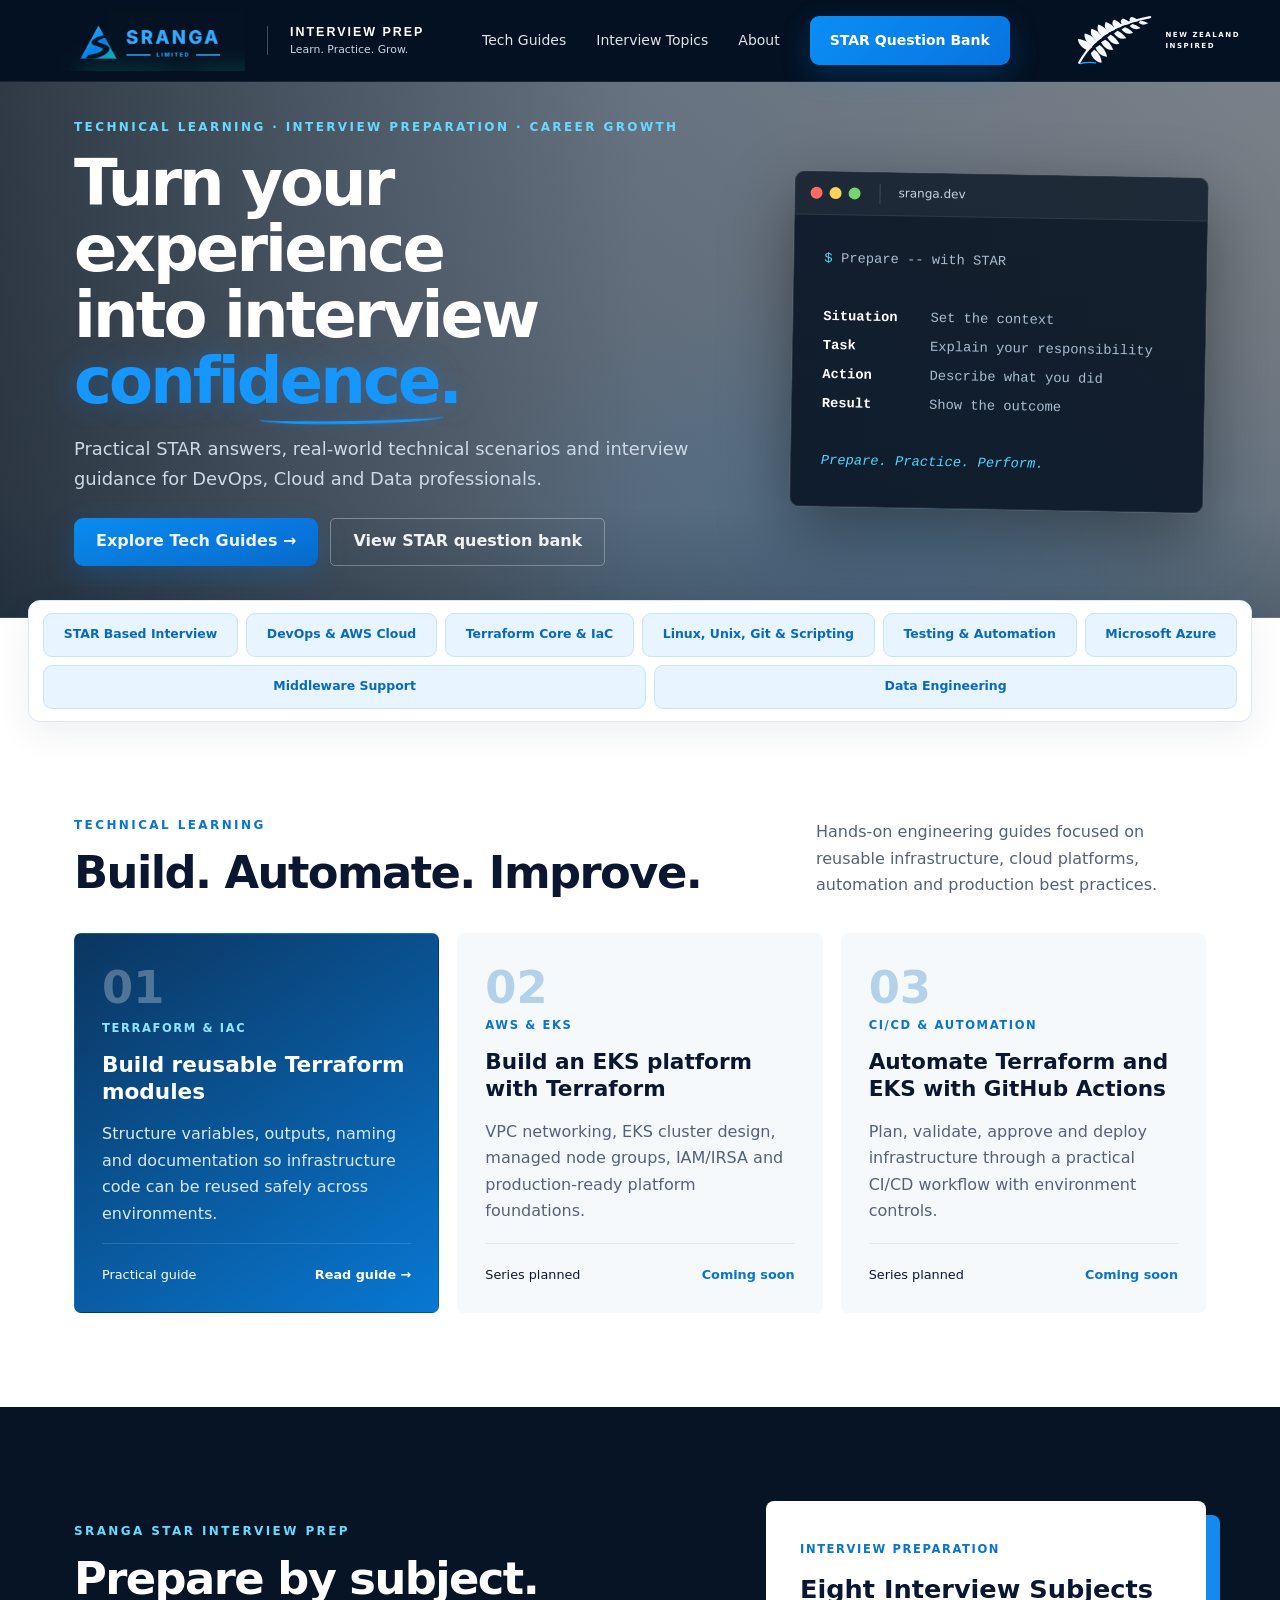
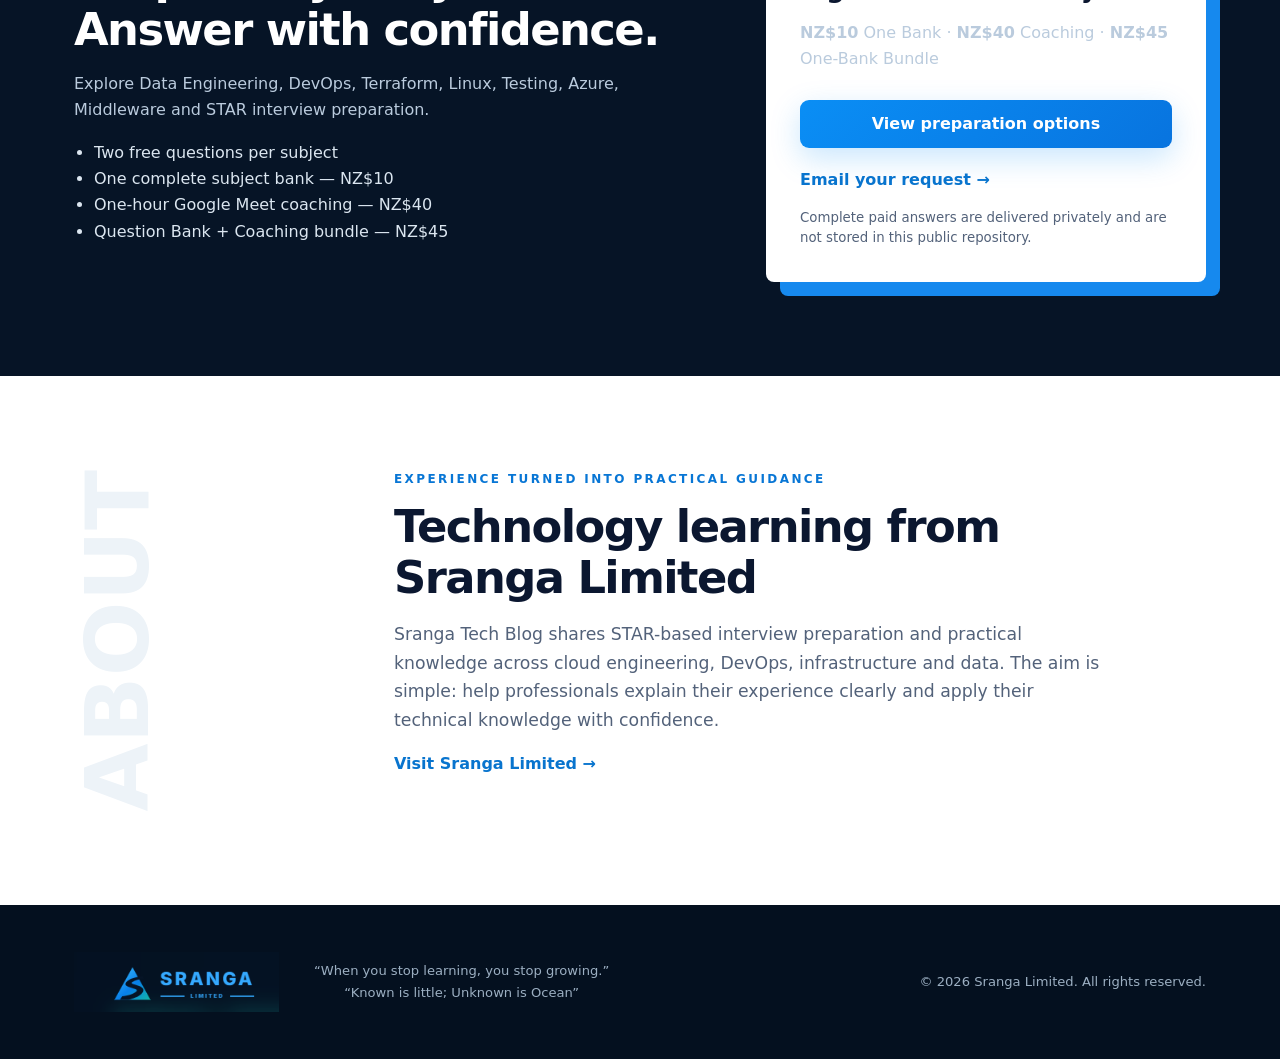
<file: index.html>
<!doctype html>
<html lang="en">
<head>
  <meta charset="utf-8">
  <meta name="viewport" content="width=device-width, initial-scale=1">
  <meta name="description" content="STAR-based technology interview preparation, practical technical scenarios and career guidance from Sranga Limited.">
  <meta name="theme-color" content="#07172d">
  <title>Sranga Tech Blog | STAR Interview Preparation</title>
  <link rel="stylesheet" href="styles.css">
  <link rel="stylesheet" href="brand-overrides.css">
</head>
<body>
  <header class="site-header">
    <a class="brand" href="https://srangaltd.com/" aria-label="Visit Sranga Limited" title="Visit Sranga Limited">
      <img class="sranga-logo-img" src="assets/sranga-logo.png" alt="Sranga Limited">
      <span class="blog-label"><strong>INTERVIEW PREP</strong><small>Learn. Practice. Grow.</small></span>
    </a>
    <button class="menu-toggle" type="button" aria-expanded="false" aria-controls="site-nav">Menu</button>
    <nav id="site-nav" aria-label="Primary navigation">
      <a href="#articles">Tech Guides</a>
      <a href="#topics">Interview Topics</a>
      <a href="#about">About</a>
      <a class="nav-cta" href="#question-bank">STAR Question Bank</a>
    </nav>
    <span class="header-fern" aria-label="New Zealand inspired" role="img">
      <svg viewBox="0 0 126 76" aria-hidden="true">
        <path d="M12 70C24 48 43 30 64 19C82 10 101 6 116 3" fill="none" stroke="currentColor" stroke-width="3.2" stroke-linecap="round"/>
        <g fill="currentColor">
          <path d="M25 52C15 48 11 42 10 35C20 36 28 40 31 47Z"/><path d="M31 45C21 39 19 33 20 27C29 29 36 34 37 40Z"/>
          <path d="M38 38C29 32 28 25 30 20C39 23 45 28 45 34Z"/><path d="M46 31C38 25 38 19 40 14C48 17 54 22 54 27Z"/>
          <path d="M55 25C48 19 49 14 51 10C59 13 64 17 64 22Z"/><path d="M65 20C59 14 60 10 63 7C69 9 74 13 74 17Z"/>
          <path d="M76 15C71 10 73 7 76 5C82 7 86 10 86 13Z"/><path d="M88 11C84 7 86 4 89 3C94 4 98 7 98 9Z"/>
          <path d="M29 56C32 65 38 69 45 70C44 61 40 54 34 51Z"/><path d="M36 48C40 57 46 61 53 61C51 53 47 47 42 44Z"/>
          <path d="M44 40C49 49 55 52 62 51C59 44 55 38 50 36Z"/><path d="M53 33C58 41 64 44 71 42C67 36 63 31 58 29Z"/>
          <path d="M63 27C68 34 74 36 81 34C77 29 73 25 68 23Z"/><path d="M74 21C79 27 85 29 91 26C87 22 83 19 79 18Z"/>
          <path d="M86 16C91 21 97 22 102 19C98 16 94 14 90 13Z"/><path d="M99 11C103 15 108 15 113 12C109 10 106 9 102 8Z"/>
        </g>
        <path d="M14 71C22 69 29 69 36 70" fill="none" stroke="#18a9ff" stroke-width="2" stroke-linecap="round"/>
      </svg>
      <small>NEW ZEALAND<br>INSPIRED</small>
    </span>
  </header>

  <main>
    <section class="hero">
      <div class="hero-copy">
        <p class="eyebrow">TECHNICAL LEARNING · INTERVIEW PREPARATION · CAREER GROWTH</p>
        <h1>Turn your experience<br>into interview <span class="confidence-highlight">confidence.</span></h1>
        <p class="hero-lead">Practical STAR answers, real-world technical scenarios and interview guidance for DevOps, Cloud and Data professionals.</p>
        <div class="hero-actions">
          <a class="button primary" href="#articles">Explore Tech Guides →</a>
          <a class="button secondary" href="#question-bank">View STAR question bank</a>
        </div>
      </div>
      <aside class="terminal-card" aria-label="Topics covered">
        <div class="terminal-top"><i></i><i></i><i></i><span>sranga.dev</span></div>
        <pre><span>$</span> Prepare -- with STAR

<b>Situation</b>    Set the context
<b>Task</b>         Explain your responsibility
<b>Action</b>       Describe what you did
<b>Result</b>       Show the outcome

<em>Prepare. Practice. Perform.</em></pre>
      </aside>
    </section>

    <section class="topic-strip interview-subjects" id="topics" aria-label="Interview question bank subjects">
      <a class="topic active" href="posts/devops-interview-question-bank.html#star-interpersonal">STAR Based Interview</a>
      <a class="topic" href="posts/devops-interview-question-bank.html#devops-aws">DevOps &amp; AWS Cloud</a>
      <a class="topic" href="posts/devops-interview-question-bank.html#terraform-core">Terraform Core &amp; IaC</a>
      <a class="topic" href="posts/devops-interview-question-bank.html#linux-scripting-git">Linux, Unix, Git &amp; Scripting</a>
      <a class="topic" href="posts/devops-interview-question-bank.html#testing-automation">Testing &amp; Automation</a>
      <a class="topic" href="posts/devops-interview-question-bank.html#azure">Microsoft Azure</a>
      <a class="topic" href="posts/devops-interview-question-bank.html#middleware-troubleshooting">Middleware Support</a>
      <a class="topic" href="posts/devops-interview-question-bank.html#data-engineering">Data Engineering</a>
    </section>

    <section class="articles section" id="articles">
      <div class="section-heading">
        <div><p class="eyebrow">Technical Learning</p><h2>Build. Automate. Improve.</h2></div>
        <p>Hands-on engineering guides focused on reusable infrastructure, cloud platforms, automation and production best practices.</p>
      </div>
      <div class="article-grid">
        <article class="article-card featured">
          <div class="card-number">01</div><div>
            <span class="tag">Terraform &amp; IaC</span>
            <h3><a href="posts/terraform-module-basics.html">Build reusable Terraform modules</a></h3>
            <p>Structure variables, outputs, naming and documentation so infrastructure code can be reused safely across environments.</p>
            <div class="card-meta"><span>Practical guide</span><a href="posts/terraform-module-basics.html">Read guide →</a></div>
          </div>
        </article>
        <article class="article-card">
          <div class="card-number">02</div>
          <span class="tag">AWS &amp; EKS</span>
          <h3>Build an EKS platform with Terraform</h3>
          <p>VPC networking, EKS cluster design, managed node groups, IAM/IRSA and production-ready platform foundations.</p>
          <div class="card-meta"><span>Series planned</span><span class="coming-soon">Coming soon</span></div>
        </article>
        <article class="article-card">
          <div class="card-number">03</div>
          <span class="tag">CI/CD &amp; Automation</span>
          <h3>Automate Terraform and EKS with GitHub Actions</h3>
          <p>Plan, validate, approve and deploy infrastructure through a practical CI/CD workflow with environment controls.</p>
          <div class="card-meta"><span>Series planned</span><span class="coming-soon">Coming soon</span></div>
        </article>
      </div>
      <p class="empty-state" hidden>No articles in this topic yet. New practical guides are coming soon.</p>
    </section>

    <section class="question-bank section" id="question-bank">
      <div>
        <p class="eyebrow light">Sranga STAR Interview Prep</p>
        <h2>Prepare by subject. Answer with confidence.</h2>
        <p>Explore Data Engineering, DevOps, Terraform, Linux, Testing, Azure, Middleware and STAR interview preparation.</p>
        <ul>
          <li>Two free questions per subject</li>
          <li>One complete subject bank — NZ$10</li>
          <li>One-hour Google Meet coaching — NZ$40</li>
          <li>Question Bank + Coaching bundle — NZ$45</li>
        </ul>
      </div>
      <div class="bank-card">
        <span>Interview preparation</span>
        <h3>Eight Interview Subjects</h3>
        <p><strong>NZ$10</strong> One Bank · <strong>NZ$40</strong> Coaching · <strong>NZ$45</strong> One-Bank Bundle</p>
        <a class="button white" href="posts/devops-interview-question-bank.html">View preparation options</a>
        <a class="text-link" href="mailto:srangaltd@gmail.com?subject=Sranga%20Interview%20Preparation%20Enquiry">Email your request →</a>
        <small>Complete paid answers are delivered privately and are not stored in this public repository.</small>
      </div>
    </section>

    <section class="about section" id="about">
      <div class="about-label">ABOUT</div>
      <div>
        <p class="eyebrow">Experience turned into practical guidance</p>
        <h2>Technology learning from Sranga Limited</h2>
        <p>Sranga Tech Blog shares STAR-based interview preparation and practical knowledge across cloud engineering, DevOps, infrastructure and data. The aim is simple: help professionals explain their experience clearly and apply their technical knowledge with confidence.</p>
        <a class="text-link" href="https://srangaltd.com">Visit Sranga Limited →</a>
      </div>
    </section>
  </main>

  <footer>
    <a class="brand footer-brand" href="https://srangaltd.com/" aria-label="Visit Sranga Limited" title="Visit Sranga Limited"><img class="sranga-logo-img footer-logo-img" src="assets/sranga-logo.png" alt="Sranga Limited"></a>
    <p class="footer-tagline">&ldquo;When you stop learning, you stop growing.&rdquo;<br>&ldquo;Known is little; Unknown is Ocean&rdquo;</p>
    <p>© <span id="year"></span> Sranga Limited. All rights reserved.</p>
  </footer>
  <script src="script.js"></script>
</body>
</html>
</file>
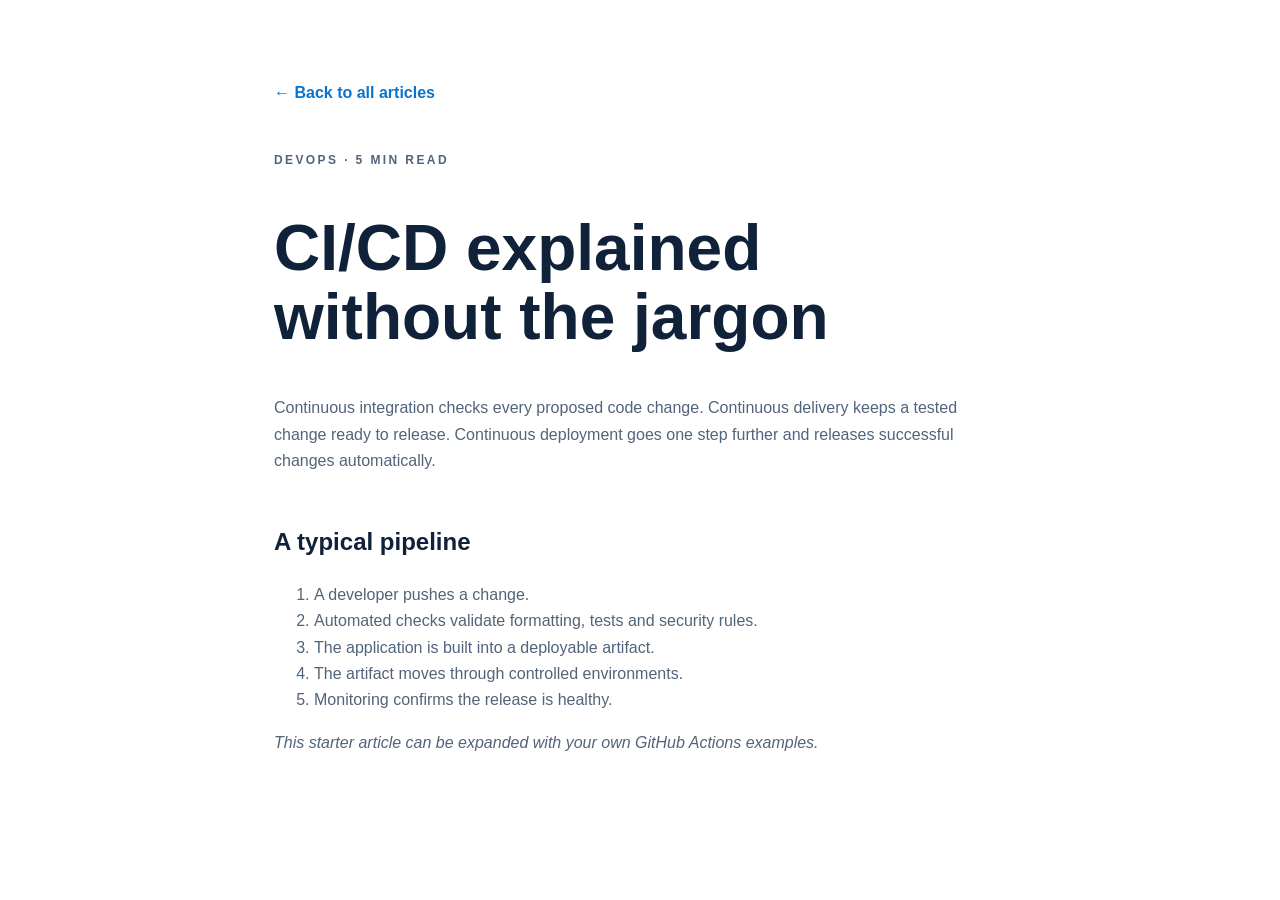
<file: posts/ci-cd-explained.html>
<!doctype html><html lang="en"><head><meta charset="utf-8"><meta name="viewport" content="width=device-width,initial-scale=1"><title>CI/CD Explained | Sranga Tech Blog</title><link rel="stylesheet" href="../styles.css"><style>.post{max-width:780px;margin:auto;padding:80px 24px}.post h1{font:700 clamp(2.4rem,5vw,4rem)/1.08 "Space Grotesk",sans-serif}.post h2{margin-top:2em}.post p,.post li{color:#52647a}.back{color:#0874ce;font-weight:700}</style></head><body><main class="post"><a class="back" href="../index.html">← Back to all articles</a><p class="eyebrow" style="margin-top:45px">DevOps · 5 min read</p><h1>CI/CD explained without the jargon</h1><p>Continuous integration checks every proposed code change. Continuous delivery keeps a tested change ready to release. Continuous deployment goes one step further and releases successful changes automatically.</p><h2>A typical pipeline</h2><ol><li>A developer pushes a change.</li><li>Automated checks validate formatting, tests and security rules.</li><li>The application is built into a deployable artifact.</li><li>The artifact moves through controlled environments.</li><li>Monitoring confirms the release is healthy.</li></ol><p><em>This starter article can be expanded with your own GitHub Actions examples.</em></p></main></body></html>
</file>
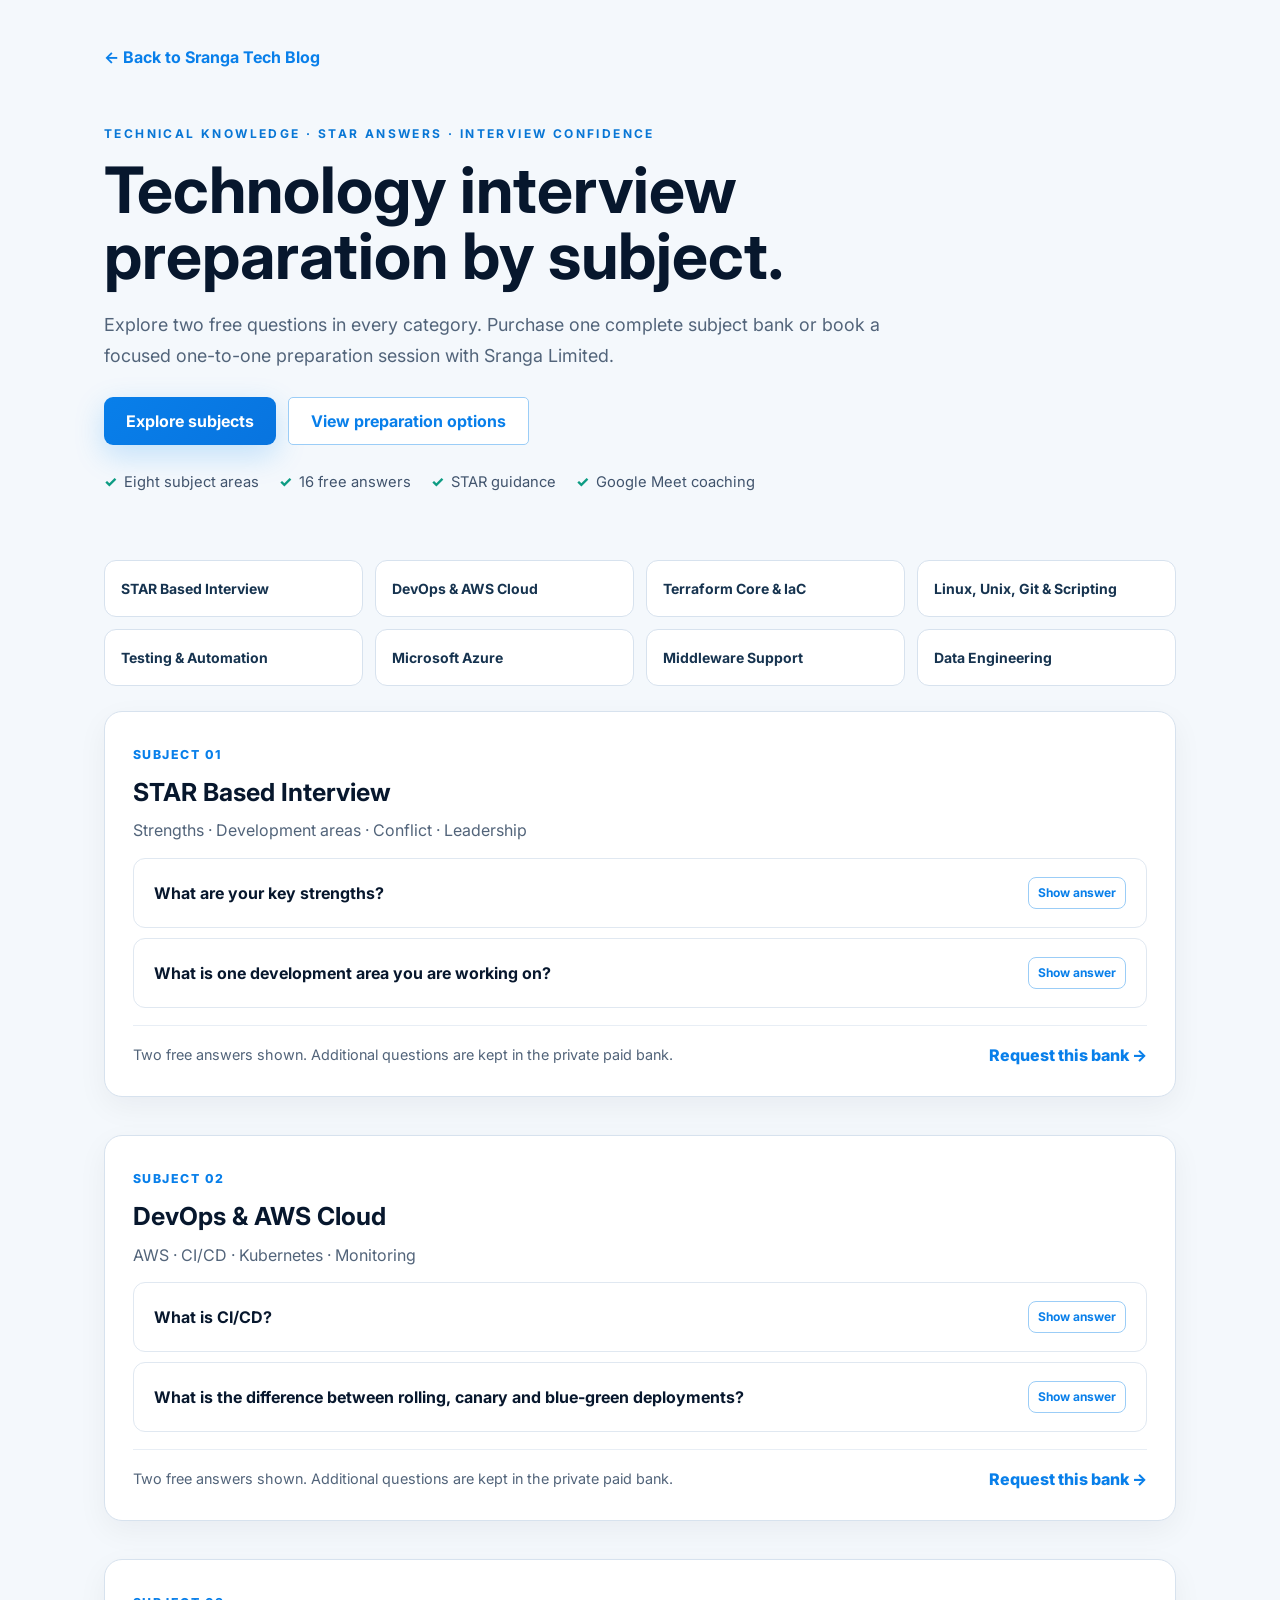
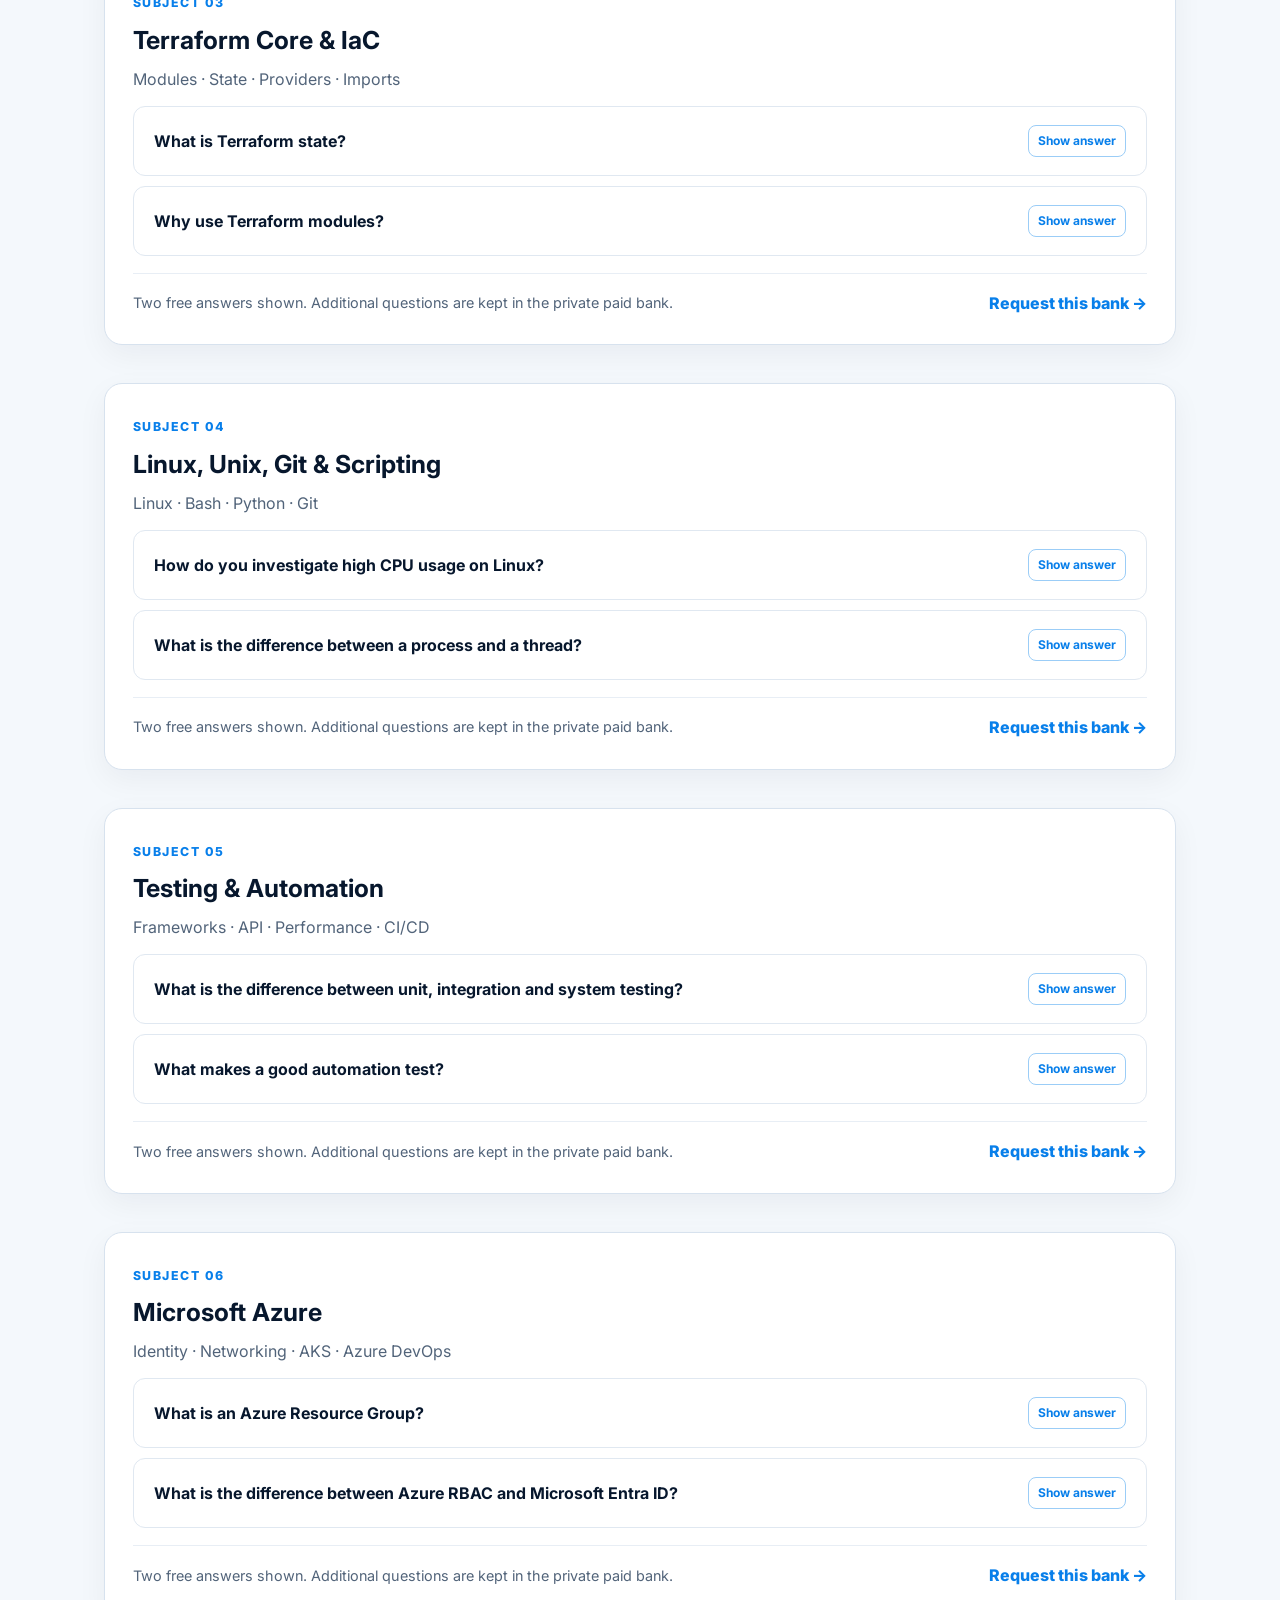
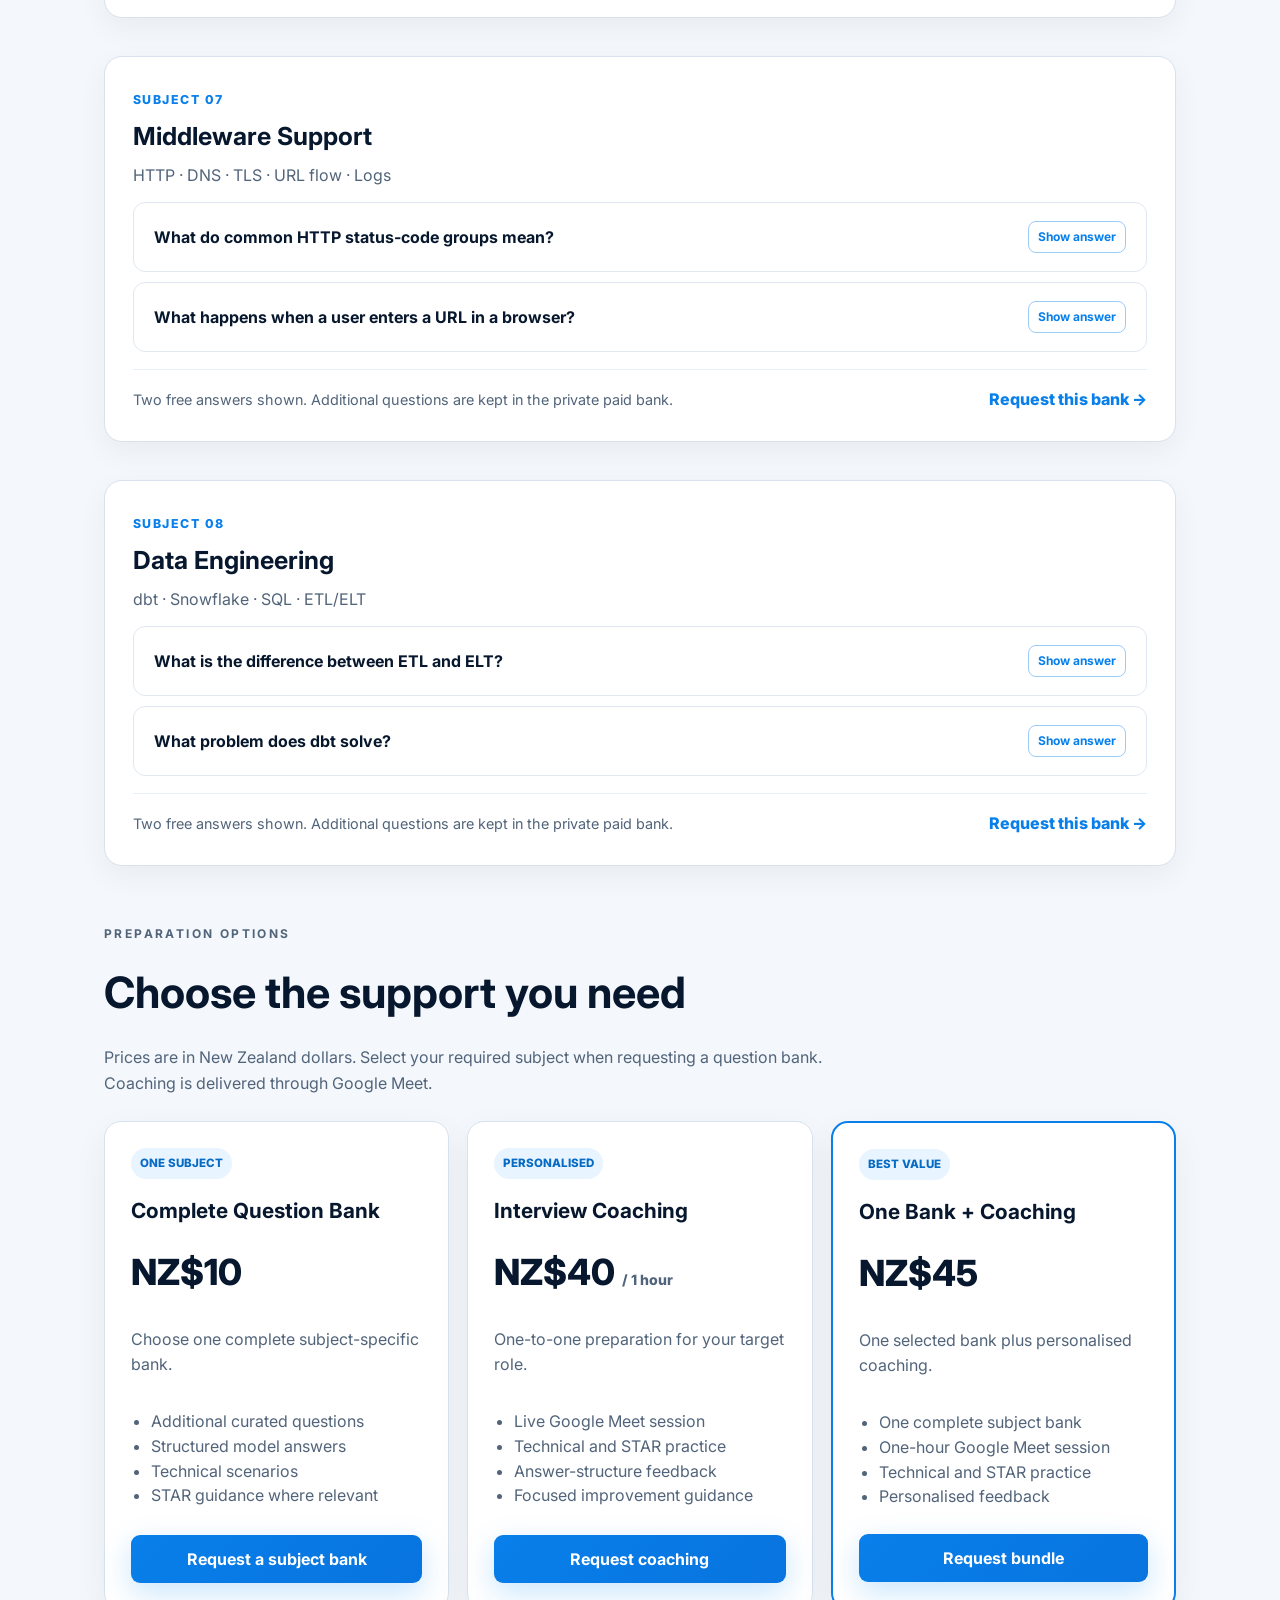
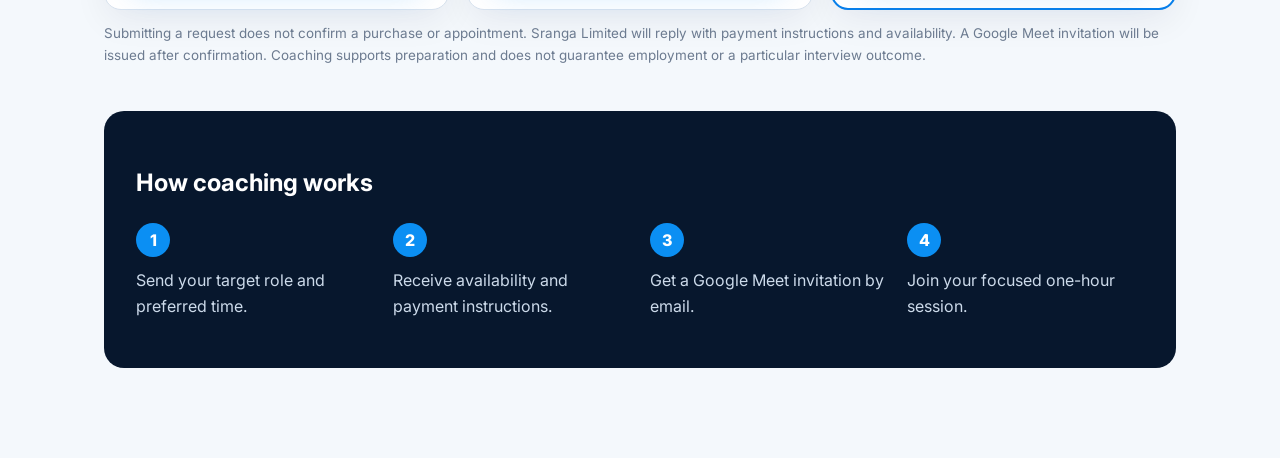
<file: posts/devops-interview-question-bank.html>
<!doctype html>
<html lang="en">
<head>
  <meta charset="utf-8"><meta name="viewport" content="width=device-width,initial-scale=1">
  <meta name="description" content="Free interview question previews and paid preparation banks for Data Engineering, DevOps, Terraform, Linux, Testing, Azure, Middleware and STAR interviews.">
  <title>Technology Interview Preparation | Sranga Limited</title>
  <link rel="preconnect" href="https://fonts.googleapis.com"><link rel="preconnect" href="https://fonts.gstatic.com" crossorigin>
  <link href="https://fonts.googleapis.com/css2?family=Inter:wght@400;500;600;700;800&display=swap" rel="stylesheet">
  <link rel="stylesheet" href="../styles.css"><link rel="stylesheet" href="../brand-overrides.css">
  <style>
    :root{--ink:#07172d;--blue:#087fea;--muted:#52647a;--line:#d7e2ee;--pale:#f4f8fc}body{background:var(--pale);color:var(--ink)}.page{max-width:1120px;margin:auto;padding:44px 24px 90px}.back{color:var(--blue);font-weight:700}.hero-bank{padding:54px 0 28px;max-width:900px}.hero-bank h1{font-size:clamp(2.4rem,5vw,4.7rem);line-height:1.03;margin:12px 0 20px}.lead{max-width:790px;color:var(--muted);font-size:1.12rem;line-height:1.75}.actions,.trust{display:flex;gap:12px;flex-wrap:wrap;margin-top:25px}.button{display:inline-flex;text-decoration:none}.button.outline{background:#fff;color:var(--blue);border:1px solid #9bcdf7}.trust{gap:20px;color:#41546d;font-size:.92rem}.trust span:before{content:'✓';color:#0d9c83;font-weight:800;margin-right:7px}.directory{display:grid;grid-template-columns:repeat(4,1fr);gap:12px;margin:38px 0 10px}.directory a{padding:16px;background:#fff;border:1px solid var(--line);border-radius:12px;font-weight:700;color:#16334f}.directory a:hover{border-color:var(--blue);color:var(--blue)}.section-title{max-width:760px;margin:58px 0 24px}.section-title h2{font-size:clamp(1.8rem,4vw,2.7rem);margin:8px 0}.section-title p{color:var(--muted);line-height:1.65}.bank-section{scroll-margin-top:25px;margin:25px 0 38px;padding:28px;background:#fff;border:1px solid var(--line);border-radius:18px;box-shadow:0 10px 30px rgba(7,23,45,.05)}.bank-head{display:flex;justify-content:space-between;align-items:flex-start;gap:20px;margin-bottom:14px}.bank-head h2{font-size:1.55rem;margin:5px 0}.bank-head p{color:var(--muted);margin:0}.number{font-size:.77rem;font-weight:800;letter-spacing:.12em;color:var(--blue)}.qa{border:1px solid #e0e8f1;border-radius:12px;margin:10px 0;overflow:hidden}.qa summary{display:flex;justify-content:space-between;align-items:center;gap:18px;padding:18px 20px;cursor:pointer;font-weight:700;line-height:1.5;list-style:none}.qa summary::-webkit-details-marker{display:none}.qa summary:after{content:'Show answer';white-space:nowrap;color:var(--blue);border:1px solid #9bcdf7;border-radius:8px;padding:6px 9px;font-size:.75rem}.qa[open] summary:after{content:'Hide answer';background:var(--blue);color:#fff}.answer{padding:0 20px 19px;border-top:1px solid #edf2f7;color:#41546d;line-height:1.72}.answer code{background:#edf5fc;padding:2px 6px;border-radius:5px;color:#075fba}.bank-foot{display:flex;align-items:center;justify-content:space-between;gap:16px;margin-top:17px;padding-top:16px;border-top:1px solid #e8eef5}.bank-foot span{color:var(--muted);font-size:.9rem}.bank-foot a{color:var(--blue);font-weight:800}.pricing{display:grid;grid-template-columns:repeat(3,1fr);gap:18px}.price-card{display:flex;flex-direction:column;background:#fff;border:1px solid var(--line);border-radius:17px;padding:26px;box-shadow:0 12px 34px rgba(7,23,45,.06)}.price-card.featured{border:2px solid var(--blue)}.badge{align-self:flex-start;background:#e8f4ff;color:#076bc5;font-weight:800;font-size:.72rem;border-radius:999px;padding:6px 9px}.price-card h3{font-size:1.3rem;margin:15px 0 6px}.price{font-size:2.25rem;font-weight:800;margin:9px 0}.price small{font-size:.88rem;color:var(--muted)}.price-card p,.price-card li{color:var(--muted);line-height:1.55}.price-card ul{padding-left:20px;min-height:108px}.price-card .button{margin-top:auto}.fineprint{font-size:.84rem;color:#6c7b90;line-height:1.6}.process{margin-top:45px;background:#07172d;color:#fff;border-radius:20px;padding:32px}.process ol{display:grid;grid-template-columns:repeat(4,1fr);gap:20px;padding:0;list-style:none;counter-reset:steps}.process li{counter-increment:steps;color:#ccdaea}.process li:before{content:counter(steps);display:block;width:34px;height:34px;border-radius:50%;background:#0b8ff3;color:#fff;text-align:center;line-height:34px;font-weight:800;margin-bottom:10px}@media(max-width:850px){.directory{grid-template-columns:repeat(2,1fr)}.pricing,.process ol{grid-template-columns:1fr}}@media(max-width:600px){.page{padding-top:28px}.directory{grid-template-columns:1fr}.bank-head,.bank-foot,.qa summary{flex-direction:column;align-items:flex-start}.qa summary:after{align-self:flex-start}}
  </style>
</head>
<body><main class="page">
  <a class="back" href="../index.html">← Back to Sranga Tech Blog</a>
  <header class="hero-bank"><p class="eyebrow">TECHNICAL KNOWLEDGE · STAR ANSWERS · INTERVIEW CONFIDENCE</p><h1>Technology interview preparation by subject.</h1><p class="lead">Explore two free questions in every category. Purchase one complete subject bank or book a focused one-to-one preparation session with Sranga Limited.</p><div class="actions"><a class="button primary" href="#subjects">Explore subjects</a><a class="button outline" href="#plans">View preparation options</a></div><div class="trust"><span>Eight subject areas</span><span>16 free answers</span><span>STAR guidance</span><span>Google Meet coaching</span></div></header>
  <nav class="directory" id="subjects" aria-label="Interview subjects"></nav>
  <div id="question-banks"></div>
  <section id="plans"><div class="section-title"><p class="eyebrow">PREPARATION OPTIONS</p><h2>Choose the support you need</h2><p>Prices are in New Zealand dollars. Select your required subject when requesting a question bank. Coaching is delivered through Google Meet.</p></div><div class="pricing">
    <article class="price-card"><span class="badge">ONE SUBJECT</span><h3>Complete Question Bank</h3><div class="price">NZ$10</div><p>Choose one complete subject-specific bank.</p><ul><li>Additional curated questions</li><li>Structured model answers</li><li>Technical scenarios</li><li>STAR guidance where relevant</li></ul><a class="button primary" href="mailto:srangaltd@gmail.com?subject=Purchase%20One%20Interview%20Question%20Bank%20-%20NZD%2010&body=Hello%20Sranga%20Limited%2C%0A%0AI%20would%20like%20to%20purchase%20one%20complete%20question%20bank%20for%20NZD%2010.%0A%0ASubject%3A%0AName%3A%0AEmail%3A%0A">Request a subject bank</a></article>
    <article class="price-card"><span class="badge">PERSONALISED</span><h3>Interview Coaching</h3><div class="price">NZ$40 <small>/ 1 hour</small></div><p>One-to-one preparation for your target role.</p><ul><li>Live Google Meet session</li><li>Technical and STAR practice</li><li>Answer-structure feedback</li><li>Focused improvement guidance</li></ul><a class="button primary" href="mailto:srangaltd@gmail.com?subject=Book%201-Hour%20Interview%20Coaching%20-%20NZD%2040&body=Hello%20Sranga%20Limited%2C%0A%0AI%20would%20like%20to%20request%20a%201-hour%20interview%20coaching%20session.%0A%0AName%3A%0ATarget%20role%3A%0APreferred%20date%20and%20time%3A%0ATime%20zone%3A%0A">Request coaching</a></article>
    <article class="price-card featured"><span class="badge">BEST VALUE</span><h3>One Bank + Coaching</h3><div class="price">NZ$45</div><p>One selected bank plus personalised coaching.</p><ul><li>One complete subject bank</li><li>One-hour Google Meet session</li><li>Technical and STAR practice</li><li>Personalised feedback</li></ul><a class="button primary" href="mailto:srangaltd@gmail.com?subject=Purchase%20One%20Bank%20and%20Coaching%20Bundle%20-%20NZD%2045&body=Hello%20Sranga%20Limited%2C%0A%0AI%20would%20like%20one%20question%20bank%20and%20the%201-hour%20coaching%20bundle%20for%20NZD%2045.%0A%0ASubject%3A%0AName%3A%0ATarget%20role%3A%0APreferred%20date%20and%20time%3A%0A">Request bundle</a></article>
  </div><p class="fineprint">Submitting a request does not confirm a purchase or appointment. Sranga Limited will reply with payment instructions and availability. A Google Meet invitation will be issued after confirmation. Coaching supports preparation and does not guarantee employment or a particular interview outcome.</p></section>
  <section class="process"><h2>How coaching works</h2><ol><li>Send your target role and preferred time.</li><li>Receive availability and payment instructions.</li><li>Get a Google Meet invitation by email.</li><li>Join your focused one-hour session.</li></ol></section>
</main>
<script>
const banks=[
{id:'star-interpersonal',title:'STAR Based Interview',summary:'Strengths · Development areas · Conflict · Leadership',questions:[
['What are your key strengths?','Choose two or three strengths relevant to the role and support each with evidence. For example: structured troubleshooting, calm incident communication and automation—followed by a brief situation and measurable result.'],
['What is one development area you are working on?','Select a genuine, manageable area rather than a critical job requirement. Explain what you recognised, the specific steps you are taking and the improvement already observed. Use the phrase development area rather than presenting a fixed weakness.'],
['Tell me about a conflict with a colleague.','Use STAR: explain the context and shared objective, your responsibility, how you listened and addressed the disagreement professionally, and the resulting decision or relationship improvement. Avoid blaming the other person.']]},
{id:'devops-aws',title:'DevOps & AWS Cloud',summary:'AWS · CI/CD · Kubernetes · Monitoring',questions:[
['What is CI/CD?','Continuous Integration automatically validates changes through builds and tests. Continuous Delivery keeps a releasable artifact ready for controlled deployment; Continuous Deployment can release successful changes automatically.'],
['What is the difference between rolling, canary and blue-green deployments?','Rolling gradually replaces instances. Canary sends limited traffic to a new version before expansion. Blue-green maintains two environments and switches traffic. Choose based on risk, rollback speed, cost and compatibility.'],
['How do you make an AWS application highly available?','Distribute stateless application instances across Availability Zones behind a load balancer, use health checks and autoscaling, design resilient data services, remove single points of failure and test recovery procedures.']]},
{id:'terraform-core',title:'Terraform Core & IaC',summary:'Modules · State · Providers · Imports',questions:[
['What is Terraform state?','State maps Terraform resource addresses to real infrastructure and stores known attributes and outputs. Teams should use a protected remote backend with locking, encryption, restricted access and recovery controls.'],
['Why use Terraform modules?','Modules package reusable infrastructure patterns behind defined inputs and outputs. They improve consistency and reviewability when they remain focused, versioned, tested and documented.'],
['What is the difference between count and for_each?','count creates indexed instances and suits simple repeated resources. for_each creates instances using stable map keys or set values, making it safer when items are added or removed from a named collection.']]},
{id:'linux-scripting-git',title:'Linux, Unix, Git & Scripting',summary:'Linux · Bash · Python · Git',questions:[
['How do you investigate high CPU usage on Linux?','Confirm load with top or uptime, identify processes with ps or top, inspect threads and logs, correlate the start time with changes and determine whether the cause is application work, system pressure or an external dependency before mitigating.'],
['What is the difference between a process and a thread?','A process has its own memory space and resources. Threads execute within a process and share its memory and resources, which makes communication cheaper but requires careful synchronisation.'],
['What is the difference between git fetch and git pull?','git fetch downloads remote references without changing the working branch. git pull fetches and then integrates changes using merge or rebase, so reviewing fetched changes first is often safer.']]},
{id:'testing-automation',title:'Testing & Automation',summary:'Frameworks · API · Performance · CI/CD',questions:[
['What is the difference between unit, integration and system testing?','Unit tests verify small components in isolation. Integration tests verify interactions between components or services. System tests validate the complete application against end-to-end requirements.'],
['What makes a good automation test?','It is deterministic, isolated where practical, readable, fast enough for its pipeline stage and produces actionable failure evidence. Automate stable, valuable scenarios rather than every possible test.'],
['Where should testing run in a CI/CD pipeline?','Run fast static checks and unit tests early, integration and security tests after building the artifact, and smoke or end-to-end tests in a representative environment. Use risk-based quality gates before promotion.']]},
{id:'azure',title:'Microsoft Azure',summary:'Identity · Networking · AKS · Azure DevOps',questions:[
['What is an Azure Resource Group?','A Resource Group is a logical lifecycle container for related Azure resources. It supports access control, policy, tagging and coordinated management, but resources in one group can still reside in different regions.'],
['What is the difference between Azure RBAC and Microsoft Entra ID?','Microsoft Entra ID provides identities, authentication and directory capabilities. Azure RBAC authorises what those identities can do at management-group, subscription, resource-group or resource scope.'],
['How would you make an Azure application highly available?','Use multiple instances across Availability Zones or regions as required, health-aware load balancing, autoscaling, resilient data services, monitored dependencies and tested failover and recovery procedures.']]},
{id:'middleware-troubleshooting',title:'Middleware Support',summary:'HTTP · DNS · TLS · URL flow · Logs',questions:[
['What do common HTTP status-code groups mean?','1xx is informational, 2xx successful, 3xx redirection, 4xx client-side request errors and 5xx server-side failures. Troubleshooting should examine the exact code, response headers, logs and the component that generated it.'],
['What happens when a user enters a URL in a browser?','The browser resolves DNS, establishes TCP and usually TLS, sends an HTTP request and receives a response through components such as a CDN, WAF, load balancer, proxy and application. Each hop can be traced using timing, headers, logs and distributed traces.'],
['How do you troubleshoot an SSL/TLS certificate error?','Check the hostname, certificate chain, expiry, issuer, trust store and SNI selection. Confirm the certificate is attached at the actual TLS termination point and test the handshake from the affected client path.']]},
{id:'data-engineering',title:'Data Engineering',summary:'dbt · Snowflake · SQL · ETL/ELT',questions:[
['What is the difference between ETL and ELT?','ETL transforms data before loading it into the target system. ELT loads raw data first and transforms it inside a scalable data platform such as Snowflake. The choice depends on governance, platform capacity, latency and reuse requirements.'],
['What problem does dbt solve?','dbt brings software-engineering practices to SQL transformation: modular models, testing, documentation, lineage, version control and repeatable deployments. It normally transforms data already loaded into the warehouse.'],
['How would you improve a slow SQL query?','Inspect the execution plan, data volume, joins, filters and scan size. Reduce unnecessary columns and rows, correct join logic, use appropriate clustering or indexes for the platform, update statistics where relevant and validate the improvement with measured execution time.']]}
];
const esc=s=>s.replace(/[&<>"']/g,c=>({'&':'&amp;','<':'&lt;','>':'&gt;','"':'&quot;',"'":'&#39;'}[c]));
document.querySelector('#subjects').innerHTML=banks.map(b=>`<a href="#${b.id}">${esc(b.title)}</a>`).join('');
document.querySelector('#question-banks').innerHTML=banks.map((b,i)=>`<section class="bank-section" id="${b.id}"><div class="bank-head"><div><span class="number">SUBJECT ${String(i+1).padStart(2,'0')}</span><h2>${esc(b.title)}</h2><p>${esc(b.summary)}</p></div></div>${b.questions.slice(0,2).map(q=>`<details class="qa"><summary>${esc(q[0])}</summary><div class="answer"><p>${esc(q[1])}</p></div></details>`).join('')}<div class="bank-foot"><span>Two free answers shown. Additional questions are kept in the private paid bank.</span><a href="mailto:srangaltd@gmail.com?subject=${encodeURIComponent('Request '+b.title+' Question Bank - NZD 10')}&body=${encodeURIComponent('Hello Sranga Limited,\n\nI would like to request the '+b.title+' Question Bank for NZD 10.\n\nName:\nEmail:\n')}">Request this bank →</a></div></section>`).join('');
</script></body></html>
</file>
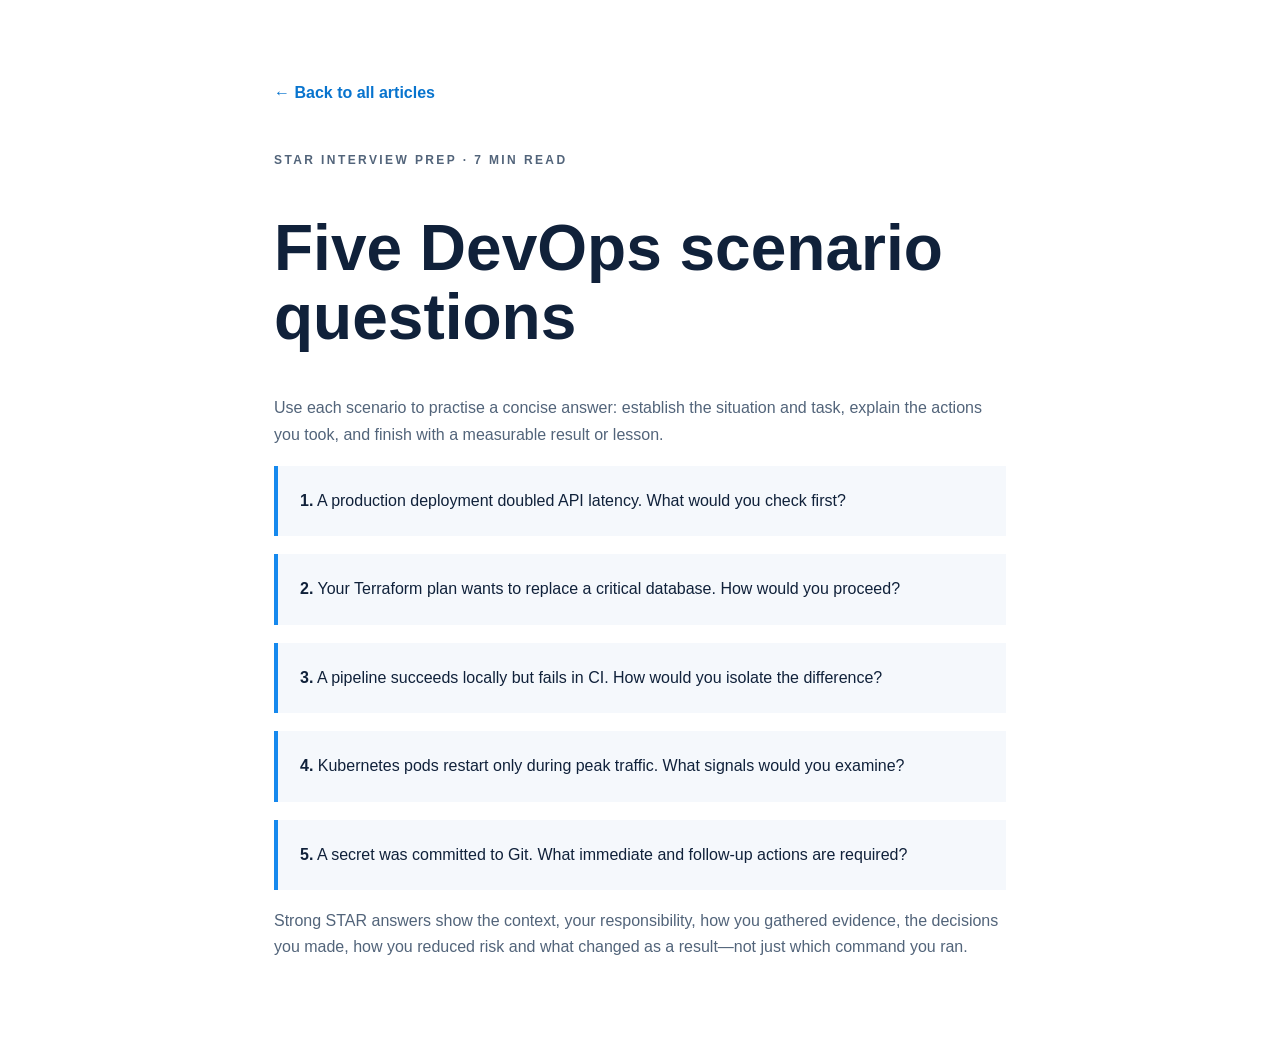
<file: posts/devops-scenario-questions.html>
<!doctype html><html lang="en"><head><meta charset="utf-8"><meta name="viewport" content="width=device-width,initial-scale=1"><meta name="description" content="Five DevOps scenarios to help you practise structured STAR interview answers."><title>DevOps STAR Scenario Questions | Sranga Tech Blog</title><link rel="stylesheet" href="../styles.css"><style>.post{max-width:780px;margin:auto;padding:80px 24px}.post h1{font:700 clamp(2.4rem,5vw,4rem)/1.08 "Space Grotesk",sans-serif}.post h2{margin-top:2em}.post p{color:#52647a}.question{padding:22px;margin:18px 0;background:#f5f8fc;border-left:4px solid #1689ee}.back{color:#0874ce;font-weight:700}</style></head><body><main class="post"><a class="back" href="../index.html">← Back to all articles</a><p class="eyebrow" style="margin-top:45px">STAR Interview Prep · 7 min read</p><h1>Five DevOps scenario questions</h1><p>Use each scenario to practise a concise answer: establish the situation and task, explain the actions you took, and finish with a measurable result or lesson.</p><div class="question"><strong>1.</strong> A production deployment doubled API latency. What would you check first?</div><div class="question"><strong>2.</strong> Your Terraform plan wants to replace a critical database. How would you proceed?</div><div class="question"><strong>3.</strong> A pipeline succeeds locally but fails in CI. How would you isolate the difference?</div><div class="question"><strong>4.</strong> Kubernetes pods restart only during peak traffic. What signals would you examine?</div><div class="question"><strong>5.</strong> A secret was committed to Git. What immediate and follow-up actions are required?</div><p>Strong STAR answers show the context, your responsibility, how you gathered evidence, the decisions you made, how you reduced risk and what changed as a result—not just which command you ran.</p></main></body></html>
</file>
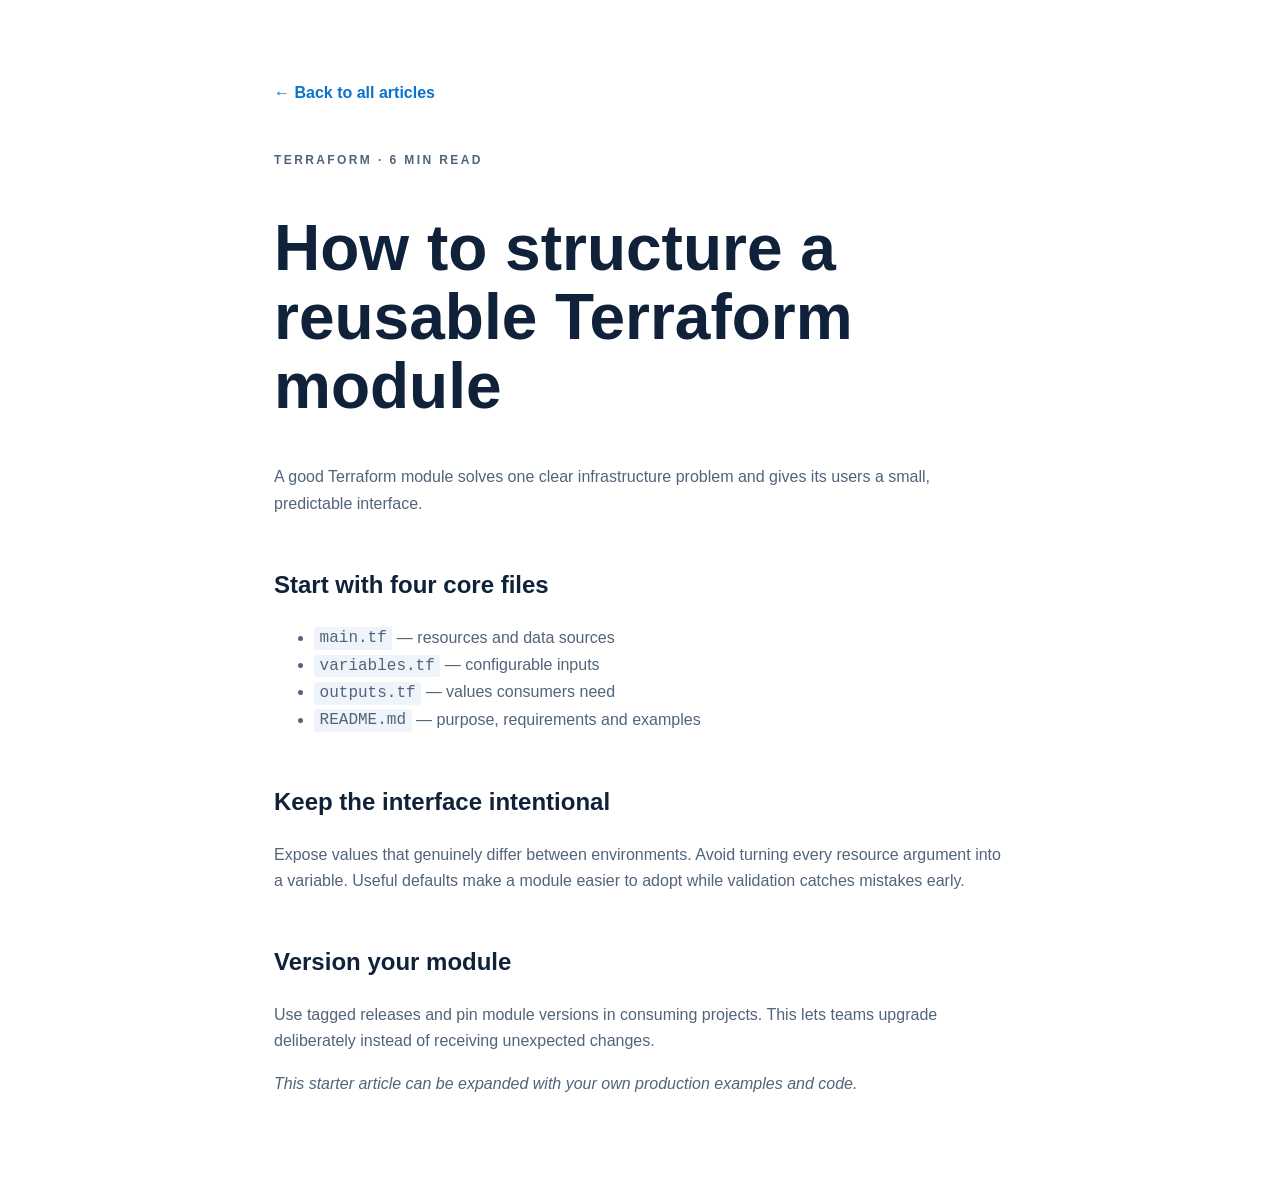
<file: posts/terraform-module-basics.html>
<!doctype html><html lang="en"><head><meta charset="utf-8"><meta name="viewport" content="width=device-width,initial-scale=1"><title>Reusable Terraform Modules | Sranga Tech Blog</title><link rel="stylesheet" href="../styles.css"><style>.post{max-width:780px;margin:auto;padding:80px 24px}.post h1{font:700 clamp(2.4rem,5vw,4rem)/1.08 "Space Grotesk",sans-serif}.post h2{margin-top:2em}.post p,.post li{color:#52647a}.post code{background:#eef4fa;padding:.15em .35em;border-radius:3px}.back{color:#0874ce;font-weight:700}</style></head><body><main class="post"><a class="back" href="../index.html">← Back to all articles</a><p class="eyebrow" style="margin-top:45px">Terraform · 6 min read</p><h1>How to structure a reusable Terraform module</h1><p>A good Terraform module solves one clear infrastructure problem and gives its users a small, predictable interface.</p><h2>Start with four core files</h2><ul><li><code>main.tf</code> — resources and data sources</li><li><code>variables.tf</code> — configurable inputs</li><li><code>outputs.tf</code> — values consumers need</li><li><code>README.md</code> — purpose, requirements and examples</li></ul><h2>Keep the interface intentional</h2><p>Expose values that genuinely differ between environments. Avoid turning every resource argument into a variable. Useful defaults make a module easier to adopt while validation catches mistakes early.</p><h2>Version your module</h2><p>Use tagged releases and pin module versions in consuming projects. This lets teams upgrade deliberately instead of receiving unexpected changes.</p><p><em>This starter article can be expanded with your own production examples and code.</em></p></main></body></html>
</file>
<file: styles.css>
:root{--navy:#07172d;--navy-2:#0c2342;--blue:#1689ee;--cyan:#37c8f4;--ink:#10213a;--muted:#617086;--line:#dce5ef;--paper:#f5f8fc;--white:#fff}
*{box-sizing:border-box}html{scroll-behavior:smooth}body{margin:0;color:var(--ink);background:var(--white);font-family:"DM Sans",sans-serif;font-size:16px;line-height:1.65}a{color:inherit;text-decoration:none}button{font:inherit}.site-header{height:84px;max-width:1180px;margin:auto;padding:0 24px;display:flex;align-items:center;justify-content:space-between}.brand{display:flex;align-items:center;gap:11px;line-height:1}.brand>span:last-child{display:grid;gap:5px}.brand strong{font:700 1.15rem/1 "Space Grotesk",sans-serif;letter-spacing:.14em}.brand small{font-size:.62rem;letter-spacing:.27em;color:var(--muted)}.brand-mark{width:42px;height:42px;display:grid;place-items:center;background:linear-gradient(145deg,var(--cyan),var(--blue) 62%,#0756b2);clip-path:polygon(50% 0,100% 90%,85% 100%,15% 100%,0 90%)}.brand-mark span{color:#fff;font:700 1.3rem "Space Grotesk";transform:translateY(3px)}nav{display:flex;align-items:center;gap:30px;font-size:.94rem;font-weight:600}nav a:hover{color:var(--blue)}.nav-cta{padding:10px 17px;border:1px solid var(--ink);border-radius:5px}.menu-toggle{display:none;background:none;border:1px solid var(--line);border-radius:5px;padding:7px 12px}.hero{min-height:560px;padding:78px max(24px,calc((100vw - 1132px)/2));display:grid;grid-template-columns:1.22fr .78fr;gap:70px;align-items:center;color:#fff;background:linear-gradient(115deg,var(--navy),#09284c 70%,#063662);overflow:hidden;position:relative}.hero:after{content:"";position:absolute;width:410px;height:410px;border:1px solid #ffffff18;transform:rotate(45deg);right:-220px;top:70px}.eyebrow{margin:0 0 13px;color:#0876d5;font-size:.75rem;font-weight:700;letter-spacing:.2em;text-transform:uppercase}.hero .eyebrow{color:#67d9ff}.hero h1{max-width:700px;margin:0;font:700 clamp(2.7rem,5vw,4.8rem)/1.03 "Space Grotesk",sans-serif;letter-spacing:-.045em}.hero-lead{max-width:660px;margin:24px 0 30px;color:#cbd9e8;font-size:1.12rem}.hero-actions{display:flex;gap:12px;flex-wrap:wrap}.button{display:inline-flex;align-items:center;justify-content:center;min-height:48px;padding:0 22px;border-radius:5px;font-weight:700}.primary{background:var(--blue);color:#fff}.primary:hover{background:#0874d1}.secondary{border:1px solid #ffffff55;color:#fff}.terminal-card{position:relative;z-index:1;border:1px solid #ffffff25;border-radius:10px;background:#04101fd9;box-shadow:0 25px 70px #0006;overflow:hidden;transform:rotate(1deg)}.terminal-top{height:43px;padding:0 15px;display:flex;align-items:center;gap:7px;background:#ffffff0c;border-bottom:1px solid #ffffff14}.terminal-top i{width:9px;height:9px;border-radius:50%;background:#2775a5}.terminal-top i:first-child{background:#39bce5}.terminal-top span{margin-left:auto;color:#71879e;font-size:.75rem}.terminal-card pre{margin:0;padding:30px;color:#a9bdd1;font:500 .86rem/2.1 ui-monospace,SFMono-Regular,Menlo,monospace;white-space:pre-wrap}.terminal-card pre span,.terminal-card pre em{color:#4fd4ff}.terminal-card pre b{color:#fff}.topic-strip{max-width:1180px;margin:-25px auto 0;padding:15px 18px;position:relative;z-index:2;display:flex;gap:8px;overflow:auto;background:#fff;border:1px solid var(--line);border-radius:7px;box-shadow:0 12px 34px #0b284312}.topic{flex:0 0 auto;padding:8px 15px;border:0;border-radius:4px;background:transparent;color:var(--muted);cursor:pointer;font-weight:600}.topic:hover,.topic.active{background:#e7f3fe;color:#0769bf}.section{max-width:1180px;margin:auto;padding:94px 24px}.section-heading{display:grid;grid-template-columns:1fr 390px;gap:50px;align-items:end;margin-bottom:34px}.section h2{margin:0;font:700 clamp(2rem,3.5vw,3rem)/1.12 "Space Grotesk",sans-serif;letter-spacing:-.035em}.section-heading>p{margin:0;color:var(--muted)}.article-grid{display:grid;grid-template-columns:1.15fr .85fr .85fr;gap:18px}.article-card{min-height:340px;padding:27px;display:flex;flex-direction:column;background:var(--paper);border:1px solid transparent;border-radius:7px;transition:.2s ease}.article-card:hover{transform:translateY(-4px);border-color:#badcf7;box-shadow:0 16px 35px #09284712}.article-card.featured{color:#fff;background:linear-gradient(145deg,#0b355f,#0878d3)}.card-number{margin-bottom:auto;color:#0b70bf;font:700 2.8rem "Space Grotesk";opacity:.28}.featured .card-number{color:#fff}.tag{display:inline-block;margin-bottom:14px;color:#0874ce;font-size:.72rem;font-weight:700;letter-spacing:.14em;text-transform:uppercase}.featured .tag{color:#8fe7ff}.article-card h3{margin:0;font:700 1.35rem/1.25 "Space Grotesk"}.featured h3{font-size:1.7rem}.article-card p{color:var(--muted)}.featured p{color:#d8e8f4}.card-meta{margin-top:auto;padding-top:20px;display:flex;justify-content:space-between;gap:15px;border-top:1px solid #17385618;font-size:.8rem}.card-meta a{font-weight:700;color:#0874ce}.featured .card-meta{border-color:#ffffff24}.featured .card-meta a{color:#fff}.empty-state{text-align:center;color:var(--muted)}.question-bank{max-width:none;padding-left:max(24px,calc((100vw - 1132px)/2));padding-right:max(24px,calc((100vw - 1132px)/2));display:grid;grid-template-columns:1fr 440px;gap:80px;align-items:center;color:#fff;background:var(--navy)}.eyebrow.light{color:#65dcff}.question-bank>div>p:not(.eyebrow){color:#bacbdd}.question-bank ul{padding-left:20px;color:#dbe6f0}.bank-card{padding:34px;background:#fff;color:var(--ink);border-radius:8px;box-shadow:14px 14px 0 #1689ee}.bank-card>span{color:#0874ce;font-size:.72rem;font-weight:700;letter-spacing:.14em;text-transform:uppercase}.bank-card h3{margin:12px 0 6px;font:700 1.6rem "Space Grotesk"}.bank-card p{color:var(--muted)}.button.white{width:100%;margin:12px 0 17px;color:#fff;background:var(--blue)}.bank-card small{display:block;color:var(--muted);line-height:1.5}.about{display:grid;grid-template-columns:240px 1fr;gap:80px}.about-label{font:700 5.5rem/1 "Space Grotesk";color:#edf3f8;writing-mode:vertical-rl;transform:rotate(180deg)}.about>div:last-child{max-width:720px}.about p:not(.eyebrow){color:var(--muted);font-size:1.08rem}.text-link{color:#0874ce;font-weight:700}footer{padding:42px max(24px,calc((100vw - 1132px)/2));display:grid;grid-template-columns:1fr auto auto;gap:35px;align-items:center;color:#9cafc2;background:#04101f;font-size:.82rem}.footer-brand{color:#fff}.footer-brand small{color:#8498ad}@media(max-width:850px){.site-header{height:auto;min-height:74px;flex-wrap:wrap}.menu-toggle{display:block}nav{display:none;width:100%;padding:10px 0 20px;flex-direction:column;align-items:flex-start;gap:14px}nav.open{display:flex}.hero{grid-template-columns:1fr;padding-top:65px;padding-bottom:75px}.terminal-card{max-width:600px}.section-heading,.question-bank,.about{grid-template-columns:1fr;gap:35px}.article-grid{grid-template-columns:1fr 1fr}.featured{grid-column:1/-1}.about-label{display:none}footer{grid-template-columns:1fr}}@media(max-width:560px){.hero h1{font-size:2.65rem}.terminal-card pre{font-size:.73rem;padding:20px}.article-grid{grid-template-columns:1fr}.featured{grid-column:auto}.section{padding-top:70px;padding-bottom:70px}.section-heading{grid-template-columns:1fr}.bank-card{box-shadow:8px 8px 0 #1689ee}footer{display:block}footer p{margin-top:20px}}
</file>
<file: brand-overrides.css>
:root {
  --navy: #061426;
  --navy-2: #0a1d35;
  --blue: #0a8ef5;
  --cyan: #35a9ff;
  --teal: #14b8a6;
  --ink: #0b1730;
  --muted: #53627a;
  --line: #dfe7f1;
  --paper: #f6f9fc;
}

body { font-family: Inter, ui-sans-serif, system-ui, -apple-system, BlinkMacSystemFont, "Segoe UI", sans-serif; }
.site-header { width: 100%; max-width: none; height: 82px; margin: 0; padding: 0 max(24px, calc((100vw - 1200px)/2)); position: absolute; inset: 0 0 auto; z-index: 20; border-bottom: 1px solid rgba(255,255,255,.1); background: rgba(4,17,32,.55); backdrop-filter: blur(12px); }
.brand { display: inline-flex; align-items: center; gap: 11px; color: var(--cyan); flex-shrink: 0; }
.brand-mark { width: 48px; height: 52px; overflow: visible; background: none; clip-path: none; }
.brand-word { display: flex; flex-direction: column; align-items: center; line-height: 1; font-weight: 800; font-size: 23px; letter-spacing: .13em; white-space: nowrap; }
.brand-limited { display: flex; align-items: center; gap: 7px; width: 100%; margin-top: 6px; font-size: 7px; letter-spacing: .28em; opacity: .82; white-space: nowrap; }
.brand-limited::before, .brand-limited::after { content: ""; flex: 1; min-width: 12px; border-top: 2px solid currentColor; }
.blog-label { margin-left: 7px; padding-left: 15px; border-left: 1px solid rgba(255,255,255,.25); color: #fff; font-size: .72rem; font-weight: 700; letter-spacing: .15em; }
nav { color: rgba(255,255,255,.88); font-size: 14px; font-weight: 500; }
nav a:hover { color: #fff; }
.nav-cta { padding: 13px 20px; border: 0; border-radius: 9px; background: linear-gradient(135deg, var(--blue), #0874df); color: #fff; font-weight: 700; box-shadow: 0 10px 30px rgba(10,142,245,.22); }
.menu-toggle { color: #fff; border-color: rgba(255,255,255,.2); background: transparent; }
.hero { min-height: 640px; padding-top: 150px; padding-bottom: 88px; background: linear-gradient(110deg,#03101f 0%,#06182d 52%,#03101f 100%); }
.hero h1, .section h2, .article-card h3, .bank-card h3, .about-label, .card-number { font-family: Inter, ui-sans-serif, system-ui, sans-serif; }
.primary, .button.white { border-radius: 9px; background: linear-gradient(135deg,var(--blue),#0874df); box-shadow: 0 10px 30px rgba(10,142,245,.22); }
.bank-card .text-link { display: inline-block; margin-top: 2px; }
.bank-card small { margin-top: 14px; }
.footer-brand { color: #16a8f4; }
.footer-logo-img { width: 160px !important; }
.footer-tagline { text-align: center; }
footer { grid-template-columns: auto auto 1fr !important; }
footer > p:last-child { justify-self: end; }

@media (max-width: 850px) {
  .site-header { min-height: 74px; height: auto; }
  .site-header nav { background: #061426; }
  .hero { padding-top: 120px; }
  .blog-label { display: none; }
}

/* Interview Prep hero refinement */
.confidence-highlight {
  position: relative;
  display: inline-block;
  color: #1597ff;
  text-shadow: 0 0 28px rgba(21,151,255,.28);
}
.confidence-highlight::after {
  content: "";
  position: absolute;
  left: 48%;
  right: 4%;
  bottom: -10px;
  height: 9px;
  border-bottom: 3px solid #1597ff;
  border-radius: 0 0 55% 55%;
  transform: rotate(-1deg);
  filter: drop-shadow(0 0 4px rgba(21,151,255,.35));
}
.hero {
  position: relative;
  isolation: isolate;
  background:
    linear-gradient(90deg, rgba(3,16,31,.94) 0%, rgba(4,25,48,.84) 48%, rgba(3,16,31,.72) 100%),
    radial-gradient(circle at 78% 35%, rgba(10,142,245,.24), transparent 38%),
    linear-gradient(110deg,#03101f 0%,#06182d 52%,#03101f 100%);
}
.hero::before {
  content: "";
  position: absolute;
  inset: 0;
  z-index: -1;
  pointer-events: none;
  background:
    radial-gradient(ellipse at 72% 88%, rgba(23,121,196,.22), transparent 36%),
    linear-gradient(to top, rgba(4,17,32,.15), rgba(4,17,32,0));
}


/* Final Sranga Interview Prep header + subject navigation */
.site-header { display:flex; align-items:center; justify-content:space-between; gap:24px; }
.blog-label { display:flex; flex-direction:column; gap:4px; line-height:1.05; }
.blog-label strong { font-size:.78rem; letter-spacing:.16em; }
.blog-label small { font-size:.68rem; font-weight:500; letter-spacing:0; color:#c8d7e7; white-space:nowrap; }
.header-fern { color:#f5f8fc; display:flex; align-items:center; gap:4px; margin-left:4px; flex:0 0 auto; }
.header-fern svg { width:72px; height:48px; display:block; }
.header-fern small { font-size:7px; line-height:1.45; letter-spacing:.2em; font-weight:700; color:#fff; }
.interview-subjects { max-width:calc(100% - 56px); margin:-25px auto 0; padding:14px 16px; gap:8px; border-radius:12px; overflow:visible; flex-wrap:wrap; justify-content:center; }
.interview-subjects .topic { display:inline-flex; align-items:center; justify-content:center; min-height:42px; padding:8px 12px; border:1px solid var(--line); border-radius:9px; background:#fff; color:#294463; font-size:.78rem; font-weight:600; white-space:nowrap; transition:.18s ease; flex:1 1 auto; }
.interview-subjects .topic:hover, .interview-subjects .topic:focus-visible { color:#fff; background:linear-gradient(135deg,var(--blue),#0874df); border-color:transparent; }
.interview-subjects .topic.active { color:#fff; background:linear-gradient(135deg,var(--blue),#0874df); border-color:transparent; box-shadow:0 8px 20px rgba(10,142,245,.2); }
.coming-soon { color:#0874ce; font-weight:700; }

@media (max-width:1100px) {
  .header-fern { display:none; }
  .site-header { gap:14px; }
  .interview-subjects { max-width:calc(100% - 30px); }
}
@media (max-width:850px) {
  .site-header { align-items:center; }
  .blog-label small { display:none; }
  .interview-subjects { overflow:visible; flex-wrap:wrap; justify-content:center; }
}

/* Interactive technical guide cards: exactly one selected card uses the dark treatment. */
.article-card { cursor:pointer; }
.article-card.featured {
  color:#fff;
  background:linear-gradient(145deg,#0b355f,#0878d3);
}
.article-card.featured .card-number { color:#fff; }
.article-card.featured .tag { color:#8fe7ff; }
.article-card.featured p { color:#d8e8f4; }
.article-card.featured .card-meta { border-color:#ffffff24; }
.article-card.featured .card-meta a { color:#fff; }


/* === Reference-layout lock: logo, typography, terminal dots and 3-card behaviour === */
body { font-family:"DM Sans",sans-serif; }
.hero h1,.section h2,.article-card h3,.bank-card h3,.about-label,.card-number { font-family:"Space Grotesk",sans-serif; }

/* Compact official Sranga treatment: blue triangle/S + SRANGA + LIMITED + underline */
.brand { gap:10px; }
.brand-mark { width:54px; height:58px; }
.brand-word { position:relative; min-width:126px; align-items:flex-start; padding-bottom:9px; color:#2da7f4; font-family:"Space Grotesk",sans-serif; }
.brand-word::after { content:""; position:absolute; left:0; right:0; bottom:0; height:2px; background:#2da7f4; }
.brand-name { font-size:23px; font-weight:700; line-height:1; letter-spacing:.13em; }
.brand-limited { width:auto; margin:5px 0 0 38px; display:block; font-size:6px; font-weight:700; letter-spacing:.18em; color:#2da7f4; opacity:1; }
.brand-limited::before,.brand-limited::after { display:none; }
.blog-label { margin-left:14px; padding-left:22px; }

/* Exact traffic-light order shown in the sranga.dev terminal reference */
.terminal-top i { width:12px; height:12px; }
.terminal-top i:nth-child(1) { background:#ff6b63; }
.terminal-top i:nth-child(2) { background:#ffd35a; }
.terminal-top i:nth-child(3) { background:#75d66b; }
.terminal-top span { margin-left:12px; padding-left:18px; border-left:1px solid rgba(255,255,255,.16); color:#c4d2e1; }

/* Reference screenshot uses three equal guide cards; only selected card is dark blue. */
.article-grid { grid-template-columns:repeat(3,1fr); }
.article-card.featured { grid-column:auto; }
.article-card.featured h3 { font-size:1.35rem; }

@media(max-width:850px){
  .brand-mark{width:46px;height:50px}
  .brand-word{min-width:108px}
  .brand-name{font-size:20px}
  .blog-label{margin-left:8px;padding-left:12px}
  .article-grid{grid-template-columns:1fr 1fr}
}
@media(max-width:560px){
  .article-grid{grid-template-columns:1fr}
}

/* === V4: Sranga typography + approved scenic hero + detailed Silver Fern === */
body { font-family: Inter, ui-sans-serif, system-ui, -apple-system, BlinkMacSystemFont, "Segoe UI", sans-serif !important; }
.hero h1,.section h2,.article-card h3,.bank-card h3,.about-label,.card-number,.brand-word {
  font-family: Inter, ui-sans-serif, system-ui, -apple-system, BlinkMacSystemFont, "Segoe UI", sans-serif !important;
}
.header-fern svg { width:86px; height:58px; }
.header-fern { gap:8px; }
.header-fern small { font-family:Inter,ui-sans-serif,system-ui,sans-serif; font-size:7px; letter-spacing:.22em; line-height:1.55; }
.hero {
  background:
    linear-gradient(90deg,rgba(3,16,31,.90) 0%,rgba(4,25,48,.76) 50%,rgba(3,16,31,.56) 100%),
    radial-gradient(ellipse at 72% 82%,rgba(29,139,218,.34) 0 12%,transparent 34%),
    linear-gradient(155deg,transparent 0 49%,rgba(12,64,104,.72) 50% 58%,transparent 59%) 76% 24%/54% 62% no-repeat,
    linear-gradient(145deg,transparent 0 47%,rgba(17,83,132,.78) 48% 60%,transparent 61%) 52% 35%/58% 58% no-repeat,
    linear-gradient(to bottom,#0c4473 0%,#0b3155 48%,#08243f 67%,#06192c 100%);
}
.hero::after {
  content:""; position:absolute; inset:auto 0 0; width:auto; height:30%; transform:none; right:0; top:auto;
  border:0; pointer-events:none;
  background:linear-gradient(to bottom,rgba(16,105,169,.12),rgba(5,36,62,.58)),repeating-linear-gradient(175deg,rgba(69,164,220,.12) 0 1px,transparent 1px 9px);
}

/* === V7 final approved refinements === */
.sranga-logo-img{
  display:block;
  width:205px;
  height:auto;
  object-fit:contain;
  flex:0 0 auto;
}
.brand{gap:24px}
.blog-label{margin-left:0}

/* Real scenic hero. Remote photo is bundled by URL so VS Code/Netlify render the same image. */
.hero{
  background-image:
    linear-gradient(90deg,rgba(3,16,31,.82) 0%,rgba(4,25,48,.60) 50%,rgba(3,16,31,.52) 100%),
    url("https://images.unsplash.com/photo-1768160864911-90f7837453a2?auto=format&fit=crop&fm=jpg&q=82&w=2400") !important;
  background-position:center center !important;
  background-size:cover !important;
  background-repeat:no-repeat !important;
}
.hero::after{background:linear-gradient(to bottom,transparent 40%,rgba(2,25,45,.20) 100%) !important;}

/* All interview topics use the approved light-blue treatment. */
.interview-subjects .topic,
.interview-subjects .topic.active{
  color:#0769bf !important;
  background:#e8f4ff !important;
  border-color:#c8e4fb !important;
  box-shadow:none !important;
}
.interview-subjects .topic:hover,
.interview-subjects .topic:focus-visible{
  color:#075da9 !important;
  background:#d8edff !important;
  border-color:#9fd2f8 !important;
}

@media(max-width:760px){
  .sranga-logo-img{width:168px}
  .brand{gap:12px}
}

/* === V8 approved header/logo/above-the-fold refinements === */
.site-header{
  background:#041122 !important;
  backdrop-filter:none !important;
  -webkit-backdrop-filter:none !important;
  border-bottom:1px solid rgba(255,255,255,.08) !important;
}
/* Exact user-approved Sranga artwork; its background is the same #041122 as the header. */
.sranga-logo-img{
  width:205px !important;
  height:auto !important;
  object-fit:contain !important;
  background:transparent !important;
}
.brand{gap:22px !important;}

/* Pull the interview subjects into the first desktop viewport. */
.hero{
  min-height:600px !important;
  padding-top:118px !important;
  padding-bottom:52px !important;
}
.hero-lead{margin-top:20px !important;margin-bottom:24px !important;}
.interview-subjects{
  margin:-18px auto 0 !important;
  padding:12px 14px !important;
}
.interview-subjects .topic,
.interview-subjects .topic.active{
  min-height:44px !important;
  background:#e8f4ff !important;
  color:#0769bf !important;
  border-color:#c8e4fb !important;
}
@media(max-width:850px){
  .site-header{background:#041122 !important;}
  .hero{min-height:auto !important;padding-top:110px !important;padding-bottom:55px !important;}
  .sranga-logo-img{width:168px !important;}
}
</file>
